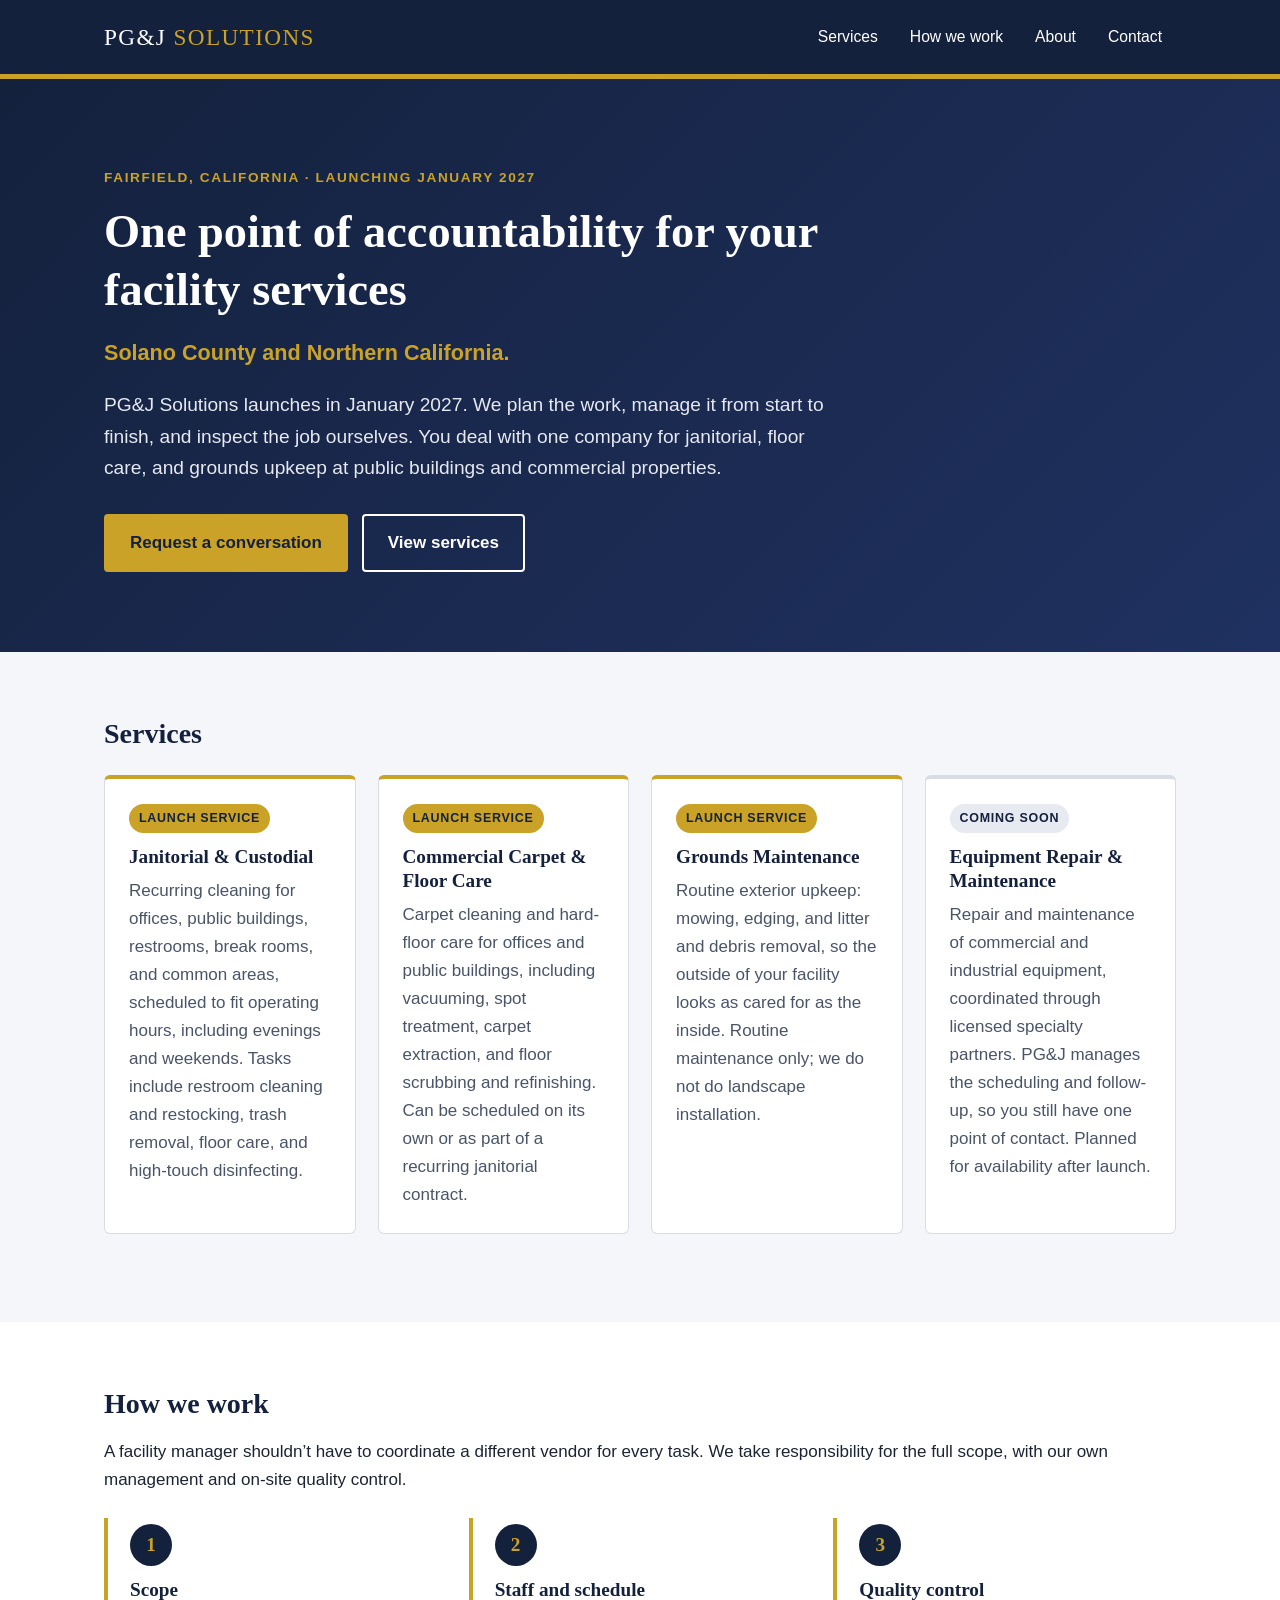
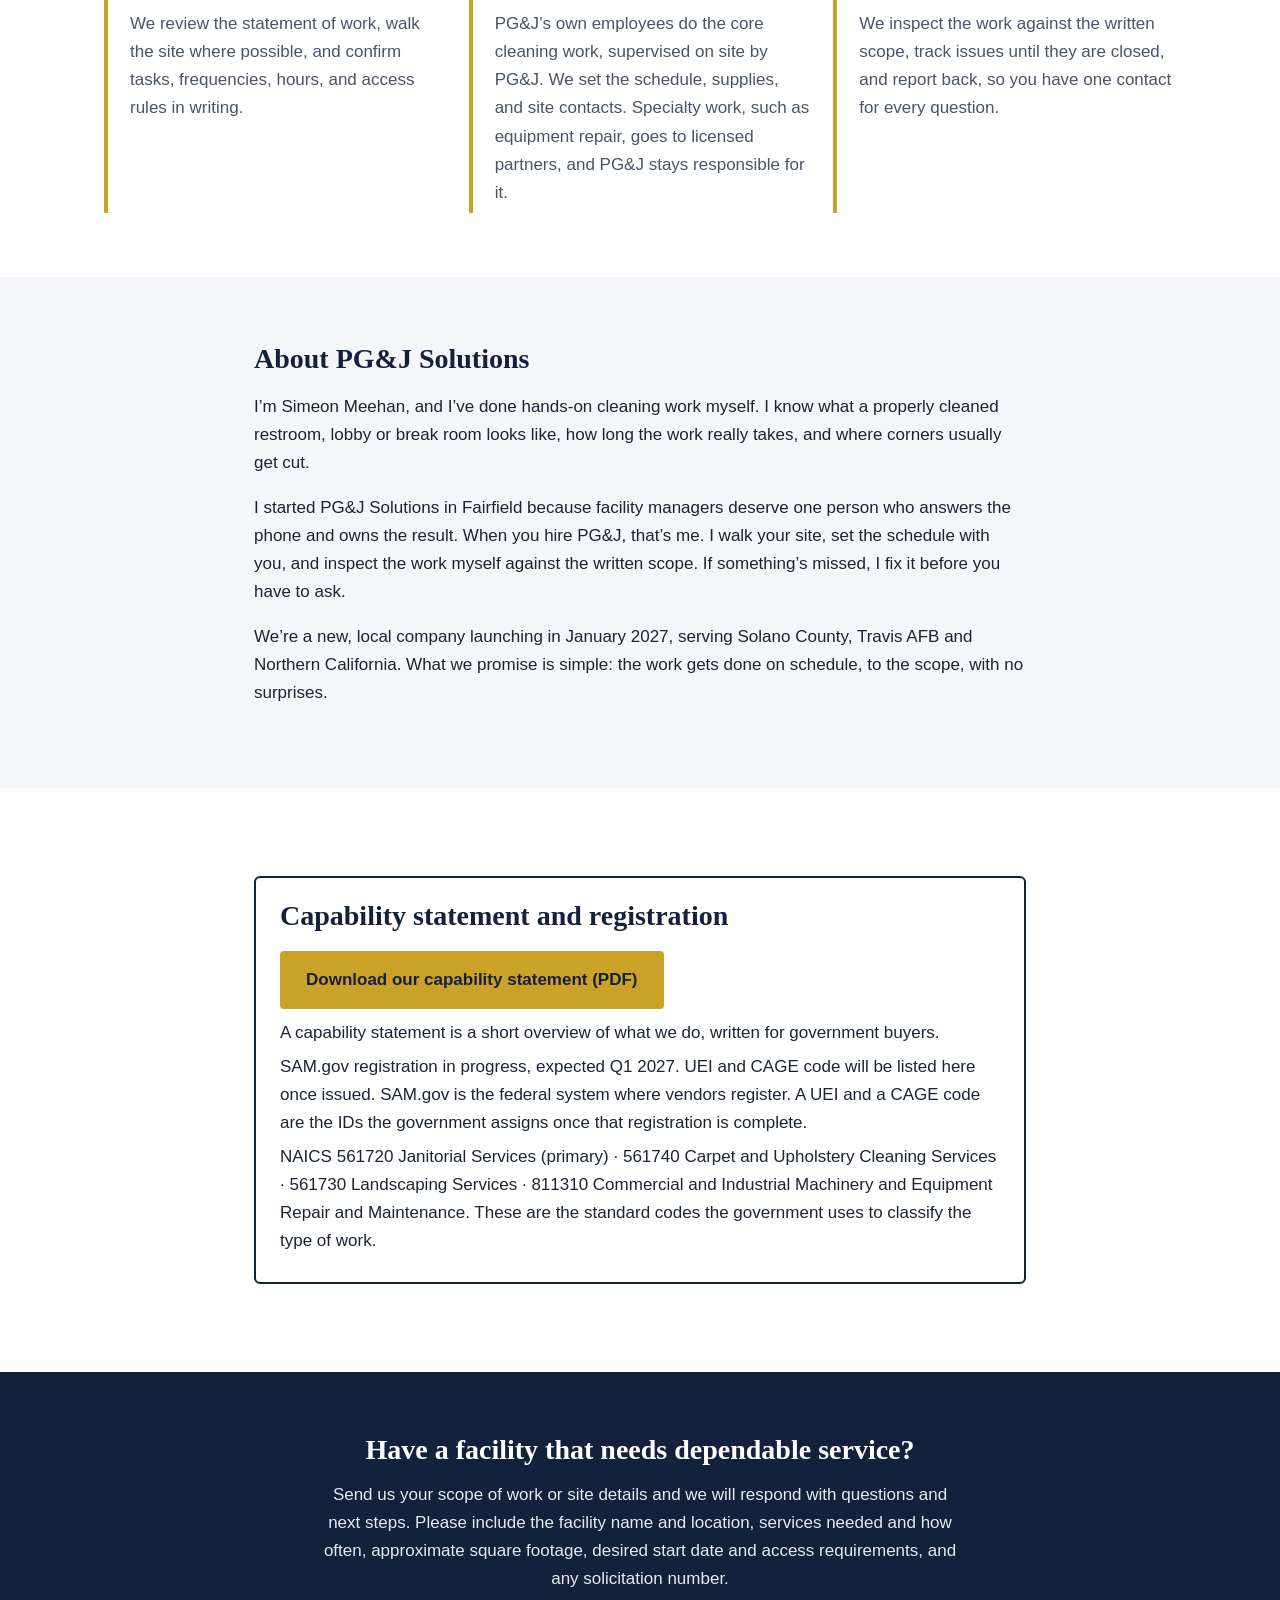
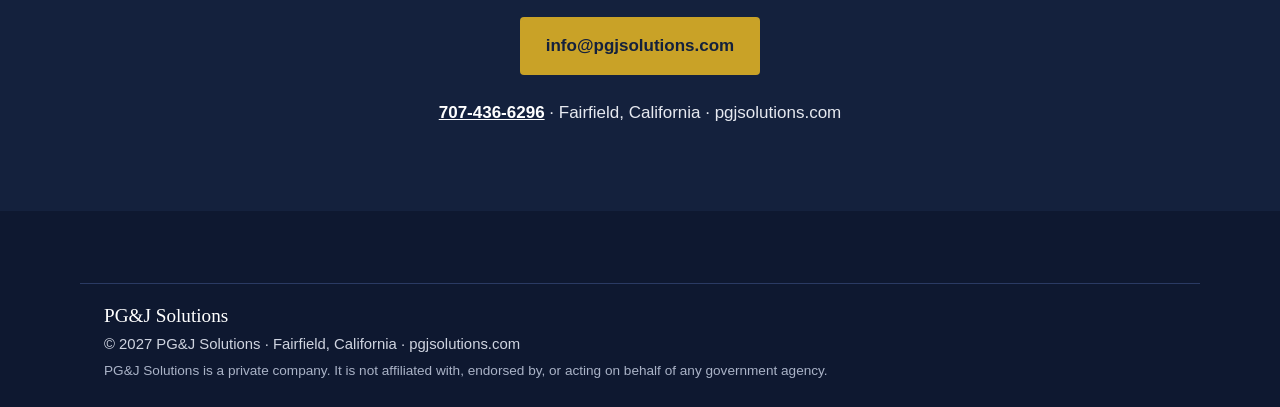
<file: index.html>
<!DOCTYPE html>
<html lang="en">
<head>
<meta charset="utf-8">
<meta name="viewport" content="width=device-width, initial-scale=1">
<title>PG&amp;J Solutions | Janitorial, Floor Care &amp; Grounds Maintenance, Fairfield CA</title>
<meta name="description" content="PG&amp;J Solutions provides janitorial, commercial carpet and floor care, and grounds maintenance for public buildings and commercial properties in Solano County and near Travis AFB. One point of accountability. Launching January 2027.">
<link rel="stylesheet" href="style.css">
</head>
<body>
<a class="skip" href="#main">Skip to main content</a>
<header class="site-header">
  <div class="wrap header-inner">
    <a class="brand" href="#top">PG&J <span>Solutions</span></a>
    <nav aria-label="Main navigation">
      <ul class="nav">
        <li><a href="#services">Services</a></li>
        <li><a href="#how">How we work</a></li>
        <li><a href="#about">About</a></li>
        <li><a href="#contact">Contact</a></li>
      </ul>
    </nav>
  </div>
</header>
<main id="main">
  <section class="hero" id="top">
    <div class="wrap">
      <p class="eyebrow">Fairfield, California &middot; Launching January 2027</p>
      <h1>One point of accountability for your facility services</h1>
      <p class="tagline">Solano County and Northern California.</p>
      <p class="lead">PG&amp;J Solutions launches in January 2027. We plan the work, manage it from start to finish, and inspect the job ourselves. You deal with one company for janitorial, floor care, and grounds upkeep at public buildings and commercial properties.</p>
      <div class="hero-actions">
        <a class="btn btn-gold" href="#contact">Request a conversation</a>
        <a class="btn btn-outline" href="#services">View services</a>
      </div>
    </div>
  </section>

  <section class="section alt" id="services">
    <div class="wrap">
      <h2>Services</h2>
      <!-- OWNER REVIEW BEFORE BIDDING: On small-business set-aside federal service contracts,
     FAR 52.219-14 (Limitations on Subcontracting) generally requires the prime contractor to perform
     at least 50% of the work (by amount paid for services) with its own employees; work subcontracted to
     similarly situated small businesses can count toward that share. Review the workforce wording on this
     site so it matches how you will actually staff each contract. -->
      <div class="grid">
        <article class="card featured">
          <span class="tag tag-live">Launch service</span>
          <h3>Janitorial &amp; Custodial</h3>
          <p>Recurring cleaning for offices, public buildings, restrooms, break rooms, and common areas, scheduled to fit operating hours, including evenings and weekends. Tasks include restroom cleaning and restocking, trash removal, floor care, and high-touch disinfecting.</p>
        </article>
        <article class="card featured">
          <span class="tag tag-live">Launch service</span>
          <h3>Commercial Carpet &amp; Floor Care</h3>
          <p>Carpet cleaning and hard-floor care for offices and public buildings, including vacuuming, spot treatment, carpet extraction, and floor scrubbing and refinishing. Can be scheduled on its own or as part of a recurring janitorial contract.</p>
        </article>
        <article class="card featured">
          <span class="tag tag-live">Launch service</span>
          <h3>Grounds Maintenance</h3>
          <p>Routine exterior upkeep: mowing, edging, and litter and debris removal, so the outside of your facility looks as cared for as the inside. Routine maintenance only; we do not do landscape installation.</p>
        </article>
        <article class="card">
          <span class="tag">Coming soon</span>
          <h3>Equipment Repair &amp; Maintenance</h3>
          <p>Repair and maintenance of commercial and industrial equipment, coordinated through licensed specialty partners. PG&amp;J manages the scheduling and follow-up, so you still have one point of contact. Planned for availability after launch.</p>
        </article>
      </div>
    </div>
  </section>

  <section class="section" id="how">
    <div class="wrap">
      <h2>How we work</h2>
      <p>A facility manager shouldn&rsquo;t have to coordinate a different vendor for every task. We take responsibility for the full scope, with our own management and on-site quality control.</p>
      <ol class="steps">
        <li>
          <span class="step-num" aria-hidden="true">1</span>
          <h3>Scope</h3>
          <p>We review the statement of work, walk the site where possible, and confirm tasks, frequencies, hours, and access rules in writing.</p>
        </li>
        <li>
          <span class="step-num" aria-hidden="true">2</span>
          <h3>Staff and schedule</h3>
          <p>PG&amp;J&rsquo;s own employees do the core cleaning work, supervised on site by PG&amp;J. We set the schedule, supplies, and site contacts. Specialty work, such as equipment repair, goes to licensed partners, and PG&amp;J stays responsible for it.</p>
        </li>
        <li>
          <span class="step-num" aria-hidden="true">3</span>
          <h3>Quality control</h3>
          <p>We inspect the work against the written scope, track issues until they are closed, and report back, so you have one contact for every question.</p>
        </li>
      </ol>
    </div>
  </section>

  <section class="section alt" id="about">
    <div class="wrap narrow">
      <h2>About PG&J Solutions</h2>
      <p>I&rsquo;m Simeon Meehan, and I&rsquo;ve done hands-on cleaning work myself. I know what a properly cleaned restroom, lobby or break room looks like, how long the work really takes, and where corners usually get cut.</p>
      <p>I started PG&amp;J Solutions in Fairfield because facility managers deserve one person who answers the phone and owns the result. When you hire PG&amp;J, that&rsquo;s me. I walk your site, set the schedule with you, and inspect the work myself against the written scope. If something&rsquo;s missed, I fix it before you have to ask.</p>
      <p>We&rsquo;re a new, local company launching in January 2027, serving Solano County, Travis AFB and Northern California. What we promise is simple: the work gets done on schedule, to the scope, with no surprises.</p>
    </div>
  </section>

  <section class="section" id="credentials">
    <div class="wrap narrow">
      <div class="reg-box" role="note" aria-label="Capability statement and government registration status">
        <h2>Capability statement and registration</h2>
        <p><a class="btn btn-gold" href="docs/capability-statement-pgj-v2.pdf">Download our capability statement (PDF)</a></p>
        <p>A capability statement is a short overview of what we do, written for government buyers.</p>
        <p>SAM.gov registration in progress, expected Q1 2027. UEI and CAGE code will be listed here once issued. SAM.gov is the federal system where vendors register. A UEI and a CAGE code are the IDs the government assigns once that registration is complete.</p>
        <p>NAICS 561720 Janitorial Services (primary) &middot; 561740 Carpet and Upholstery Cleaning Services &middot; 561730 Landscaping Services &middot; 811310 Commercial and Industrial Machinery and Equipment Repair and Maintenance. These are the standard codes the government uses to classify the type of work.</p>
      </div>
    </div>
  </section>

  <section class="cta" id="contact">
    <div class="wrap">
      <h2>Have a facility that needs dependable service?</h2>
      <p>Send us your scope of work or site details and we will respond with questions and next steps. Please include the facility name and location, services needed and how often, approximate square footage, desired start date and access requirements, and any solicitation number.</p>
      <p><a class="btn btn-gold" href="mailto:info@pgjsolutions.com">info@pgjsolutions.com</a></p>
      <p><a class="phone" href="tel:+17074366296">707-436-6296</a> &middot; Fairfield, California &middot; pgjsolutions.com</p>
    </div>
  </section>
</main>
<footer class="site-footer">
  <div class="wrap footer-bottom">
    <p class="footer-brand">PG&J Solutions</p>
    <p>&copy; 2027 PG&J Solutions &middot; Fairfield, California &middot; pgjsolutions.com</p>
    <p class="disclaimer">PG&J Solutions is a private company. It is not affiliated with, endorsed by, or acting on behalf of any government agency.</p>
  </div>
</footer>
</body>
</html>
</file>
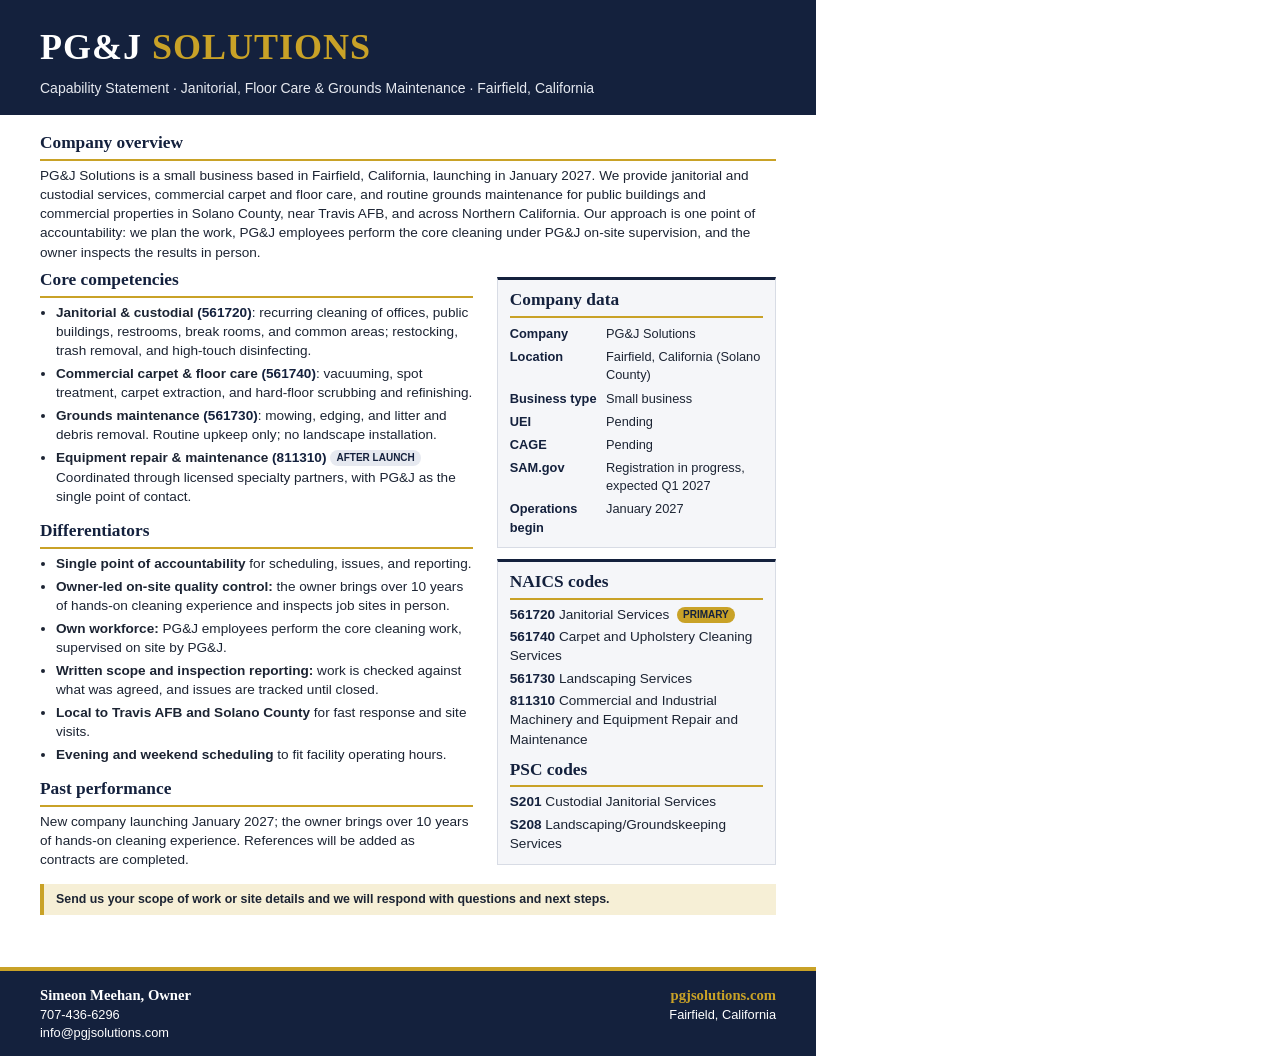
<file: docs/capability-statement-source.html>
<!DOCTYPE html><html><head><meta charset="utf-8"><title>PG&amp;J Solutions - Capability Statement</title>
<style>
@page{size:letter;margin:0}
*{box-sizing:border-box}
body{margin:0;font-family:Arial,Helvetica,sans-serif;color:#1c2433;font-size:10.2pt;line-height:1.42}
.page{width:8.5in;height:11in;display:flex;flex-direction:column}
header{background:#14213d;color:#fff;padding:22px 40px 16px}
header h1{margin:0;font-family:Georgia,serif;font-size:27pt;letter-spacing:1px}
header h1 span{color:#c9a227}
header .sub{margin-top:6px;font-size:10.5pt;color:#e6e9f0}
.bar{height:4px;background:#c9a227}
main{flex:1;padding:14px 40px 8px}
h2{font-family:Georgia,serif;color:#14213d;font-size:13pt;margin:13px 0 5px;padding-bottom:3px;border-bottom:2px solid #c9a227}
h2:first-child{margin-top:2px}
p{margin:0 0 4px}
ul{margin:2px 0 0;padding-left:16px}
li{margin:0 0 3.5px}
.cols{display:flex;gap:24px}
.left{flex:1.55}.right{flex:1}
.box{background:#f5f6f9;border:1px solid #d8dce5;border-top:3px solid #14213d;padding:8px 12px;margin-top:11px}
.box h2{margin-top:0}
table{border-collapse:collapse;width:100%;font-size:9.6pt}
td{padding:2.5px 0;vertical-align:top}
td.k{font-weight:bold;color:#14213d;width:38%;padding-right:6px}
.naics div{margin-bottom:3px}
.code{font-weight:bold;color:#14213d}
.tag{display:inline-block;background:#c9a227;color:#14213d;font-weight:bold;font-size:7.5pt;padding:1px 6px;border-radius:8px;margin-left:4px;vertical-align:1px}
.soon{background:#e6e9f0}
.note{background:#f6efd6;border-left:4px solid #c9a227;padding:7px 12px;margin-top:10px;font-weight:bold;font-size:9.3pt}
footer{background:#14213d;color:#fff;padding:14px 40px;display:flex;justify-content:space-between;border-top:4px solid #c9a227;font-size:9.6pt}
footer b{font-family:Georgia,serif;font-size:11pt}
footer .r{text-align:right}
footer .web{color:#c9a227;font-family:Georgia,serif;font-weight:bold;font-size:11pt}
</style></head><body><div class="page">
<header><h1>PG&amp;J <span>SOLUTIONS</span></h1><div class="sub">Capability Statement · Janitorial, Floor Care &amp; Grounds Maintenance · Fairfield, California</div></header>
<main>
<h2>Company overview</h2>
<p>PG&amp;J Solutions is a small business based in Fairfield, California, launching in January 2027. We provide janitorial and custodial services, commercial carpet and floor care, and routine grounds maintenance for public buildings and commercial properties in Solano County, near Travis AFB, and across Northern California. Our approach is one point of accountability: we plan the work, PG&amp;J employees perform the core cleaning under PG&amp;J on-site supervision, and the owner inspects the results in person.</p>
<div class="cols">
<div class="left">
<h2>Core competencies</h2>
<ul>
<li><b>Janitorial &amp; custodial</b> <span class="code">(561720)</span>: recurring cleaning of offices, public buildings, restrooms, break rooms, and common areas; restocking, trash removal, and high-touch disinfecting.</li>
<li><b>Commercial carpet &amp; floor care</b> <span class="code">(561740)</span>: vacuuming, spot treatment, carpet extraction, and hard-floor scrubbing and refinishing.</li>
<li><b>Grounds maintenance</b> <span class="code">(561730)</span>: mowing, edging, and litter and debris removal. Routine upkeep only; no landscape installation.</li>
<li><b>Equipment repair &amp; maintenance</b> <span class="code">(811310)</span><span class="tag soon">AFTER LAUNCH</span> Coordinated through licensed specialty partners, with PG&amp;J as the single point of contact.</li>
</ul>
<h2>Differentiators</h2>
<ul>
<li><b>Single point of accountability</b> for scheduling, issues, and reporting.</li>
<li><b>Owner-led on-site quality control:</b> the owner brings over 10 years of hands-on cleaning experience and inspects job sites in person.</li>
<li><b>Own workforce:</b> PG&amp;J employees perform the core cleaning work, supervised on site by PG&amp;J.</li>
<li><b>Written scope and inspection reporting:</b> work is checked against what was agreed, and issues are tracked until closed.</li>
<li><b>Local to Travis AFB and Solano County</b> for fast response and site visits.</li>
<li><b>Evening and weekend scheduling</b> to fit facility operating hours.</li>
</ul>
<h2>Past performance</h2>
<p>New company launching January 2027; the owner brings over 10 years of hands-on cleaning experience. References will be added as contracts are completed.</p>
</div>
<div class="right">
<div class="box">
<h2>Company data</h2>
<table>
<tr><td class="k">Company</td><td>PG&amp;J Solutions</td></tr>
<tr><td class="k">Location</td><td>Fairfield, California (Solano County)</td></tr>
<tr><td class="k">Business type</td><td>Small business</td></tr>
<tr><td class="k">UEI</td><td>Pending</td></tr>
<tr><td class="k">CAGE</td><td>Pending</td></tr>
<tr><td class="k">SAM.gov</td><td>Registration in progress, expected Q1 2027</td></tr>
<tr><td class="k">Operations begin</td><td>January 2027</td></tr>
</table>
</div>
<div class="box naics">
<h2>NAICS codes</h2>
<div><span class="code">561720</span> Janitorial Services <span class="tag">PRIMARY</span></div>
<div><span class="code">561740</span> Carpet and Upholstery Cleaning Services</div>
<div><span class="code">561730</span> Landscaping Services</div>
<div><span class="code">811310</span> Commercial and Industrial Machinery and Equipment Repair and Maintenance</div>
<h2 style="margin-top:9px">PSC codes</h2>
<div><span class="code">S201</span> Custodial Janitorial Services</div>
<div><span class="code">S208</span> Landscaping/Groundskeeping Services</div>
</div>
</div>
</div>
<div class="note">Send us your scope of work or site details and we will respond with questions and next steps.</div>
</main>
<footer><div><b>Simeon Meehan, Owner</b><br>707-436-6296<br>info@pgjsolutions.com</div><div class="r"><span class="web">pgjsolutions.com</span><br>Fairfield, California</div></footer>
</div></body></html>
</file>
<file: style.css>
/* PG&J Solutions - mockup stylesheet */
:root{--navy:#14213d;--navy-2:#1f3160;--gold:#c9a227;--gold-light:#f6efd6;--ink:#1c2433;--muted:#4a5468;--line:#d8dce5;--bg-alt:#f5f6f9}
*{box-sizing:border-box}
html{scroll-behavior:smooth}
body{margin:0;font-family:Arial,Helvetica,sans-serif;color:var(--ink);background:#fff;line-height:1.65;font-size:17px}
h1,h2,h3,.brand,.footer-brand{font-family:Georgia,"Times New Roman",serif;color:var(--navy);line-height:1.25}
h1{font-size:2.5rem;margin:0 0 16px}
h2{font-size:1.75rem;margin:40px 0 14px}
h3{font-size:1.2rem;margin:0 0 8px}
.section h2:first-child,.section .wrap>h2:first-child{margin-top:0}
a{color:var(--navy-2)}
a:focus-visible,.btn:focus-visible{outline:3px solid var(--gold);outline-offset:3px}
.wrap{max-width:1120px;margin:0 auto;padding:0 24px}
.narrow{max-width:820px}
.center{text-align:center}
.skip{position:absolute;left:-9999px;top:0;background:var(--gold);color:var(--navy);padding:10px 16px;z-index:10;font-weight:bold}
.skip:focus{left:12px;top:12px}

/* Header */
.site-header{background:var(--navy);border-bottom:5px solid var(--gold);position:sticky;top:0;z-index:5}
.header-inner{display:flex;align-items:center;justify-content:space-between;gap:16px;min-height:74px;flex-wrap:wrap}
.brand{color:#fff;text-decoration:none;font-size:1.45rem;letter-spacing:.06em;text-transform:uppercase;padding:14px 0}
.brand span{color:var(--gold)}
.nav{list-style:none;margin:0;padding:0;display:flex;gap:4px;flex-wrap:wrap}
.nav a{color:#fff;text-decoration:none;padding:10px 14px;border-radius:4px;display:block;font-size:.98rem}
.nav a:hover{background:var(--navy-2)}
.nav a[aria-current="page"]{color:var(--navy);background:var(--gold);font-weight:bold}

/* Hero */
.hero{background:linear-gradient(135deg,var(--navy) 0%,var(--navy-2) 100%);color:#fff;padding:88px 0 80px}
.hero h1{color:#fff;font-size:2.9rem;max-width:820px}
.hero .tagline{color:var(--gold,#c9a227);font-size:1.35rem;font-weight:600;margin:0 0 18px}
.hero .lead{color:#e6e9f0;max-width:740px}
.eyebrow{color:var(--gold);text-transform:uppercase;letter-spacing:.12em;font-size:.85rem;font-weight:bold;margin:0 0 14px}
.lead{font-size:1.2rem;margin:0 0 8px}
.hero-actions{margin-top:30px;display:flex;gap:14px;flex-wrap:wrap}
.page-hero{background:var(--navy);color:#fff;padding:56px 0 48px;border-bottom:1px solid var(--navy-2)}
.page-hero h1{color:#fff}
.page-hero .lead{color:#e6e9f0;max-width:780px}

/* Buttons */
.btn{display:inline-block;padding:13px 24px;border-radius:4px;text-decoration:none;font-weight:bold;border:2px solid transparent}
.btn-gold{background:var(--gold);color:var(--navy)}
.btn-gold:hover{background:#dbb53a}
.btn-outline{border-color:#fff;color:#fff}
.btn-outline:hover{background:#fff;color:var(--navy)}
.text-link{font-weight:bold}

/* Sections */
.section{padding:64px 0}
.section.alt{background:var(--bg-alt)}
.grid{display:grid;grid-template-columns:repeat(auto-fit,minmax(240px,1fr));gap:22px;margin:24px 0}
.card{background:#fff;border:1px solid var(--line);border-top:4px solid var(--line);border-radius:6px;padding:24px}
.card.featured{border-top-color:var(--gold)}
.card p{margin:0;color:var(--muted)}
.tag{display:inline-block;font-size:.78rem;font-weight:bold;text-transform:uppercase;letter-spacing:.06em;background:#e7eaf1;color:var(--navy);padding:4px 10px;border-radius:20px;margin-bottom:12px}
.tag-live{background:var(--gold);color:var(--navy)}

/* Steps */
.steps{list-style:none;padding:0;margin:24px 0 0;display:grid;grid-template-columns:repeat(auto-fit,minmax(260px,1fr));gap:22px;counter-reset:none}
.steps li{border-left:4px solid var(--gold);padding:6px 0 6px 22px}
.step-num{display:inline-flex;align-items:center;justify-content:center;width:42px;height:42px;border-radius:50%;background:var(--navy);color:var(--gold);font-family:Georgia,serif;font-weight:bold;font-size:1.2rem;margin-bottom:12px}
.steps p{margin:0;color:var(--muted)}

/* Services page */
.service{border:1px solid var(--line);border-radius:6px;padding:26px 28px;margin:0 0 22px}
.service:first-of-type{border-left:5px solid var(--gold)}
.service-head{display:flex;justify-content:space-between;align-items:center;gap:12px;flex-wrap:wrap}
.service-head h2{margin:0}
.service-head .tag{margin:0}
.service h3{margin-top:14px;font-size:1.05rem}
.tasks{margin:6px 0 0;padding-left:22px}
.tasks li{margin:4px 0}
.note{background:var(--gold-light);border-left:4px solid var(--gold);padding:14px 18px;border-radius:4px;margin:0 0 28px}

/* About */
.values{padding-left:22px}
.values li{margin:8px 0}
.bio{border:1px solid var(--line);border-radius:6px;padding:8px 22px;background:var(--bg-alt)}

/* Placeholders - remove styling once filled in */
.placeholder,.ph-inline{background:#fff7d6;border:1px dashed #a07d10;color:#5a4605;padding:8px 12px;border-radius:4px;font-style:italic}
.ph-inline{display:inline-block;padding:3px 8px;font-size:.92em}
.site-footer .ph-inline{background:transparent;border-color:var(--gold);color:#f0dc9a}

/* Registration box */
.reg-box{border:2px solid var(--navy);border-radius:6px;padding:20px 24px;background:#fff;margin:24px 0}
.reg-box h2,.reg-box h3{margin-top:0}
.reg-box p{margin:6px 0}

/* Contact */
.contact-grid{display:grid;grid-template-columns:1fr 1fr;gap:36px}
.contact-card{align-self:start;background:var(--bg-alt);border-top:5px solid var(--gold);border-radius:6px;padding:28px}
.contact-card h2,.contact-side h2{margin-top:0}
.contact-list{margin:0 0 24px;display:grid;grid-template-columns:auto 1fr;gap:10px 20px}
.contact-list dt{font-weight:bold;color:var(--navy)}
.contact-list dd{margin:0}

/* CTA */
.cta{background:var(--navy);color:#fff;text-align:center;padding:60px 0}
.cta h2{color:#fff;margin-top:0}
.cta p{color:#e6e9f0;margin:0 auto 24px;max-width:640px}

/* Footer */
.site-footer{background:#0e1830;color:#cfd4e0;padding:44px 0 20px;font-size:.93rem}
.site-footer a{color:#fff}
.footer-grid{display:grid;grid-template-columns:2fr 1fr 1fr;gap:28px}
.footer-brand{color:#fff;font-size:1.2rem;margin:0 0 8px}
.footer-head{color:var(--gold);font-weight:bold;text-transform:uppercase;letter-spacing:.08em;font-size:.82rem;margin:0 0 8px}
.footer-bottom{border-top:1px solid #2a3a63;margin-top:28px;padding-top:16px}
.footer-bottom p{margin:4px 0}
.disclaimer{font-size:.85rem;color:#aab3c7}

/* Responsive */
@media (max-width:820px){
  body{font-size:16px}
  h1,.hero h1{font-size:2rem}
  .hero{padding:60px 0 56px}
  .contact-grid,.footer-grid{grid-template-columns:1fr}
  .header-inner{justify-content:center;text-align:center}
  .nav{justify-content:center}
}
@media (max-width:480px){
  .brand{font-size:1.15rem}
  .nav a{padding:8px 10px;font-size:.92rem}
  .contact-list{grid-template-columns:1fr}
  .contact-list dd{margin-bottom:8px}
}

html{scroll-behavior:smooth}
section[id]{scroll-margin-top:84px}
.cta .phone{color:#fff;font-weight:bold}
.reg-box .btn{margin:4px 0}
</file>
